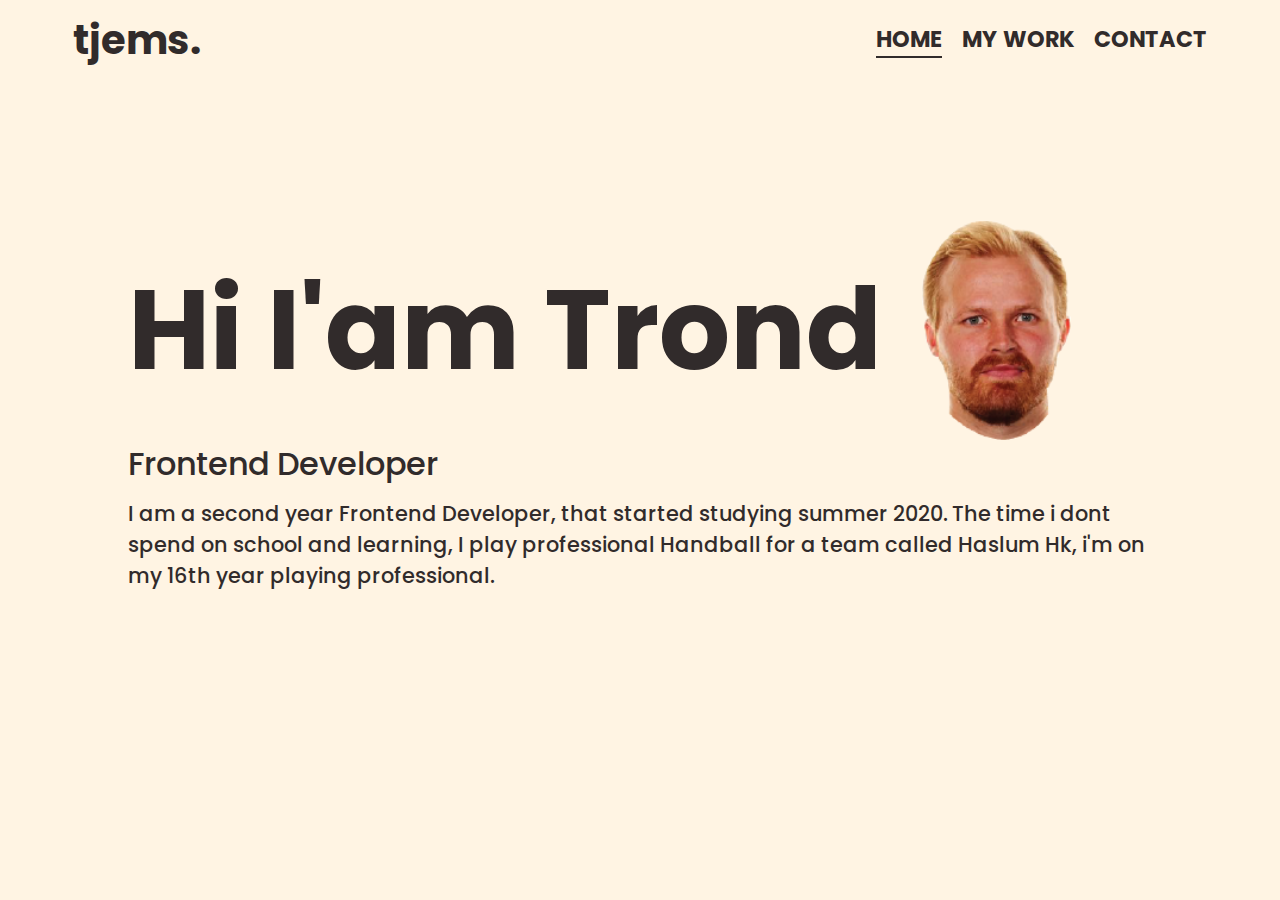
<file: index.html>
<!DOCTYPE html>
<html lang="en">
  <head>
    <meta charset="UTF-8" />
    <meta http-equiv="X-UA-Compatible" content="IE=edge" />
    <meta name="viewport" content="width=device-width, initial-scale=1.0" />
    <meta
      name="description"
      content="Hompepage for my Portfolio, This is a site where you can follow my work and progress   "
    />
    <link rel="stylesheet" href="css/main.css" />
    <link
      rel="stylesheet"
      href="https://cdnjs.cloudflare.com/ajax/libs/animate.css/4.1.1/animate.min.css"
    />
    <link
      rel="stylesheet"
      href="https://use.fontawesome.com/releases/v5.15.3/css/all.css"
      integrity="sha384-SZXxX4whJ79/gErwcOYf+zWLeJdY/qpuqC4cAa9rOGUstPomtqpuNWT9wdPEn2fk"
      crossorigin="anonymous"
    />

    <title>tjems</title>
  </head>
  <body>
    <header>
      <nav>
        <p class="logo"><a href="index.html">tjems.</a></p>
        <div class="hamburgerMenu"><i class="fas fa-bars"></i></div>
        <ul class="headerList">
          <li class="navLinks">
            <a class="activePage" href="index.html">Home</a>
          </li>
          <li class="navLinks">
            <a class="activePage" href="mywork.html">My Work</a>
          </li>
          <li class="navLinks">
            <a class="activePage" href="contact.html">Contact</a>
          </li>
          <li class="exitHamburger"><i class="fas fa-times"></i></li>
        </ul>
      </nav>
    </header>
    <main>
      <div class="frontpageContainer">
        <div class="welcomeContainer">
          <h1 class="landingpageh1">Hi I'am Trond</h1>
          <img
            src="/img/tjemshead.png"
            alt="This is a picture of my face"
            class="welcomeImage animate__animated animate__backInDown"
          />
        </div>
        <div class="aboutContainer">
          <p class="aboutmeHeading">Frontend Developer</p>
          <p class="aboutmeText">
            I am a second year Frontend Developer, that started studying summer
            2020. The time i dont spend on school and learning, I play
            professional Handball for a team called Haslum Hk, i'm on my 16th
            year playing professional.
          </p>
        </div>
        <div class="skillsContainer">
          <i class="fab fa-figma"></i>
          <i class="fab fa-html5"></i>
          <i class="fab fa-css3-alt"></i>
          <i class="fab fa-js-square"></i>
        </div>
      </div>
    </main>
    <footer>
      <div class="footerIcons">
        <i class="fab fa-linkedin"></i>
        <i class="fab fa-github"></i>
        <i class="fab fa-instagram"></i>
      </div>
    </footer>
    <script src="js/script.js"></script>
    <script src="js/hamburger.js"></script>
  </body>
</html>
</file>
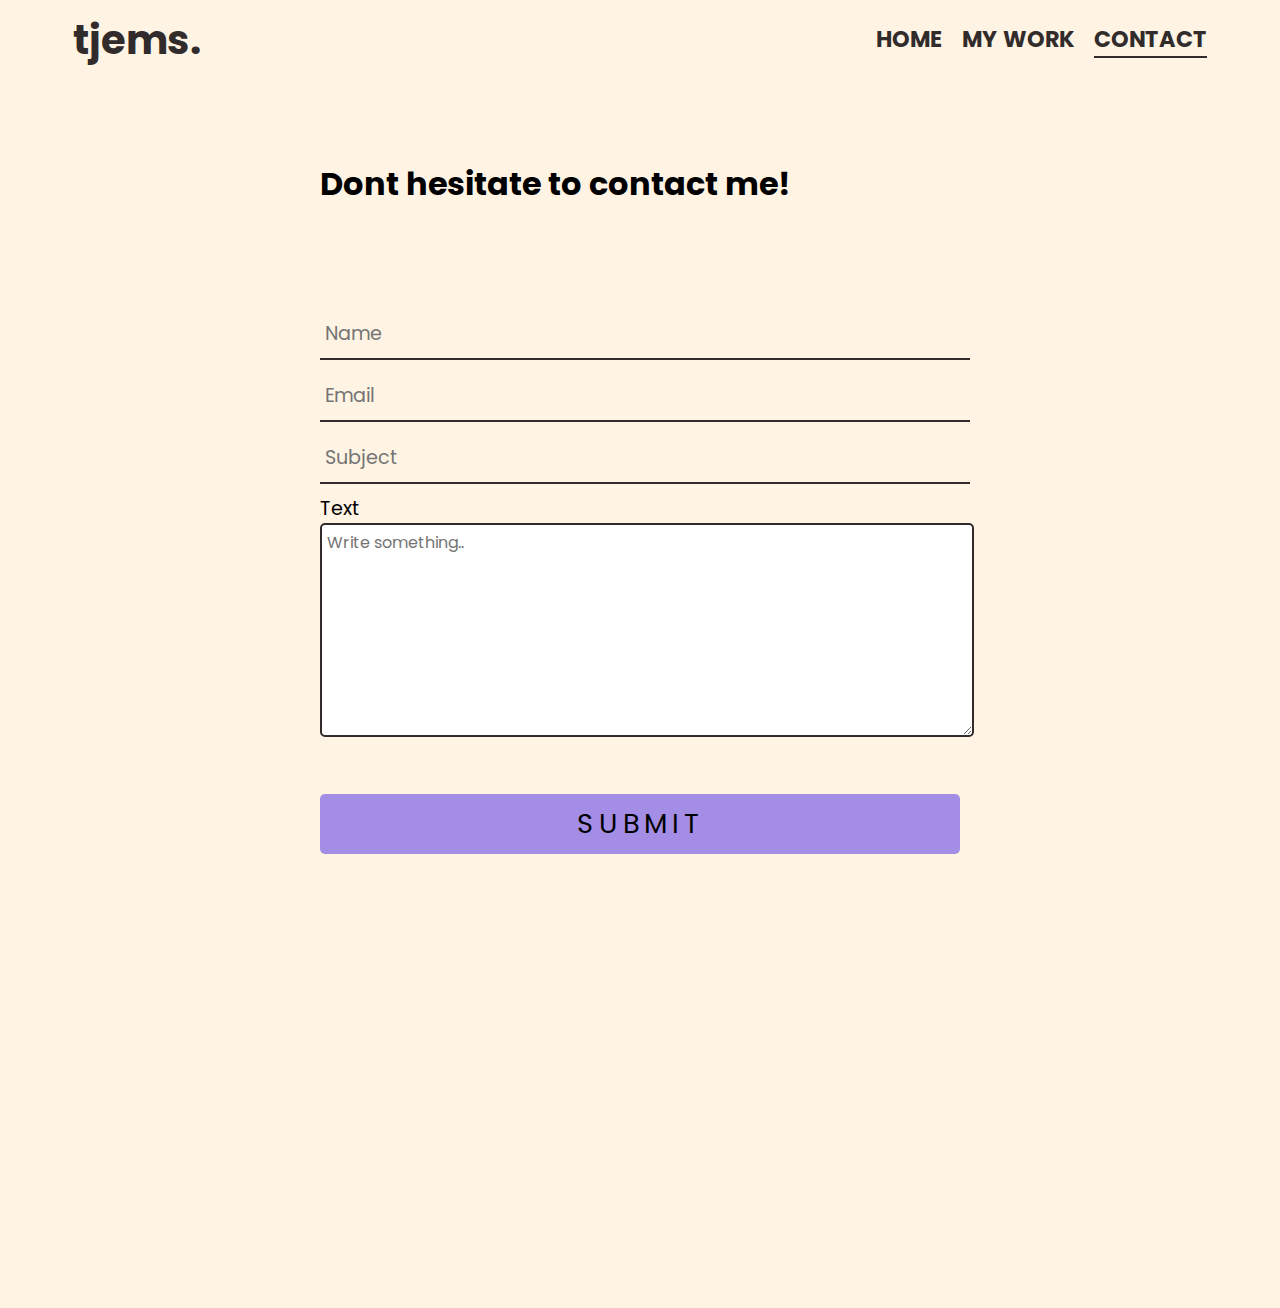
<file: contact.html>
<!DOCTYPE html>
<html lang="en">
  <head>
    <meta charset="UTF-8" />
    <meta http-equiv="X-UA-Compatible" content="IE=edge" />
    <meta name="viewport" content="width=device-width, initial-scale=1.0" />
    <meta
      name="description"
      content="This is the contanct page, Please leave a message or contact me, and i will respond when i see it."
    />
    <link rel="stylesheet" href="css/main.css" />
    <link
      rel="stylesheet"
      href="https://use.fontawesome.com/releases/v5.15.3/css/all.css"
      integrity="sha384-SZXxX4whJ79/gErwcOYf+zWLeJdY/qpuqC4cAa9rOGUstPomtqpuNWT9wdPEn2fk"
      crossorigin="anonymous"
    />
    <title>tjems</title>
  </head>
  <body>
    <header>
      <nav>
        <p class="logo"><a href="index.html">tjems.</a></p>
        <div class="hamburgerMenu"><i class="fas fa-bars"></i></div>
        <ul class="headerList">
          <li class="navLinks">
            <a class="activePage" href="index.html">Home</a>
          </li>
          <li class="navLinks">
            <a class="activePage" href="mywork.html">My Work</a>
          </li>
          <li class="navLinks">
            <a class="activePage" href="contact.html">Contact</a>
          </li>
          <li class="exitHamburger"><i class="fas fa-times"></i></li>
        </ul>
      </nav>
    </header>
    <main>
      <div class="contactheading">
        <h1 class="contacth1">Dont hesitate to contact me!</h1>
      </div>
      <div class="formDiv">
        <form id="contactForm">
          <label class="formlabel" for="name"></label>
          <input type="text" placeholder="Name" name="name" id="name" />
          <p class="error hide nameError">
            Please enter a name over 5 characters
          </p>

          <label class="formlabel" for="email"></label>
          <input type="text" placeholder="Email" name="email" id="email" />
          <p class="error hide emailError">Please enter a valid email</p>

          <label class="formlabel" for="subject"></label>
          <input
            type="text"
            placeholder="Subject"
            name="subject"
            id="subject"
          />
          <p class="error hide subjectError">
            Please enter a subject over 15 characters
          </p>

          <label for="text">Text</label>
          <textarea
            id="text"
            name="text"
            placeholder="Write something.."
          ></textarea>
          <p class="error hide textError">
            Please enter a message over 25 characters
          </p>
          <button class="submitBtn" id="submit">Submit</button>
        </form>
      </div>
    </main>
    <footer></footer>
    <script src="js/hamburger.js"></script>
    <script src="js/script.js"></script>
    <script src="js/contact.js"></script>
  </body>
</html>
</file>
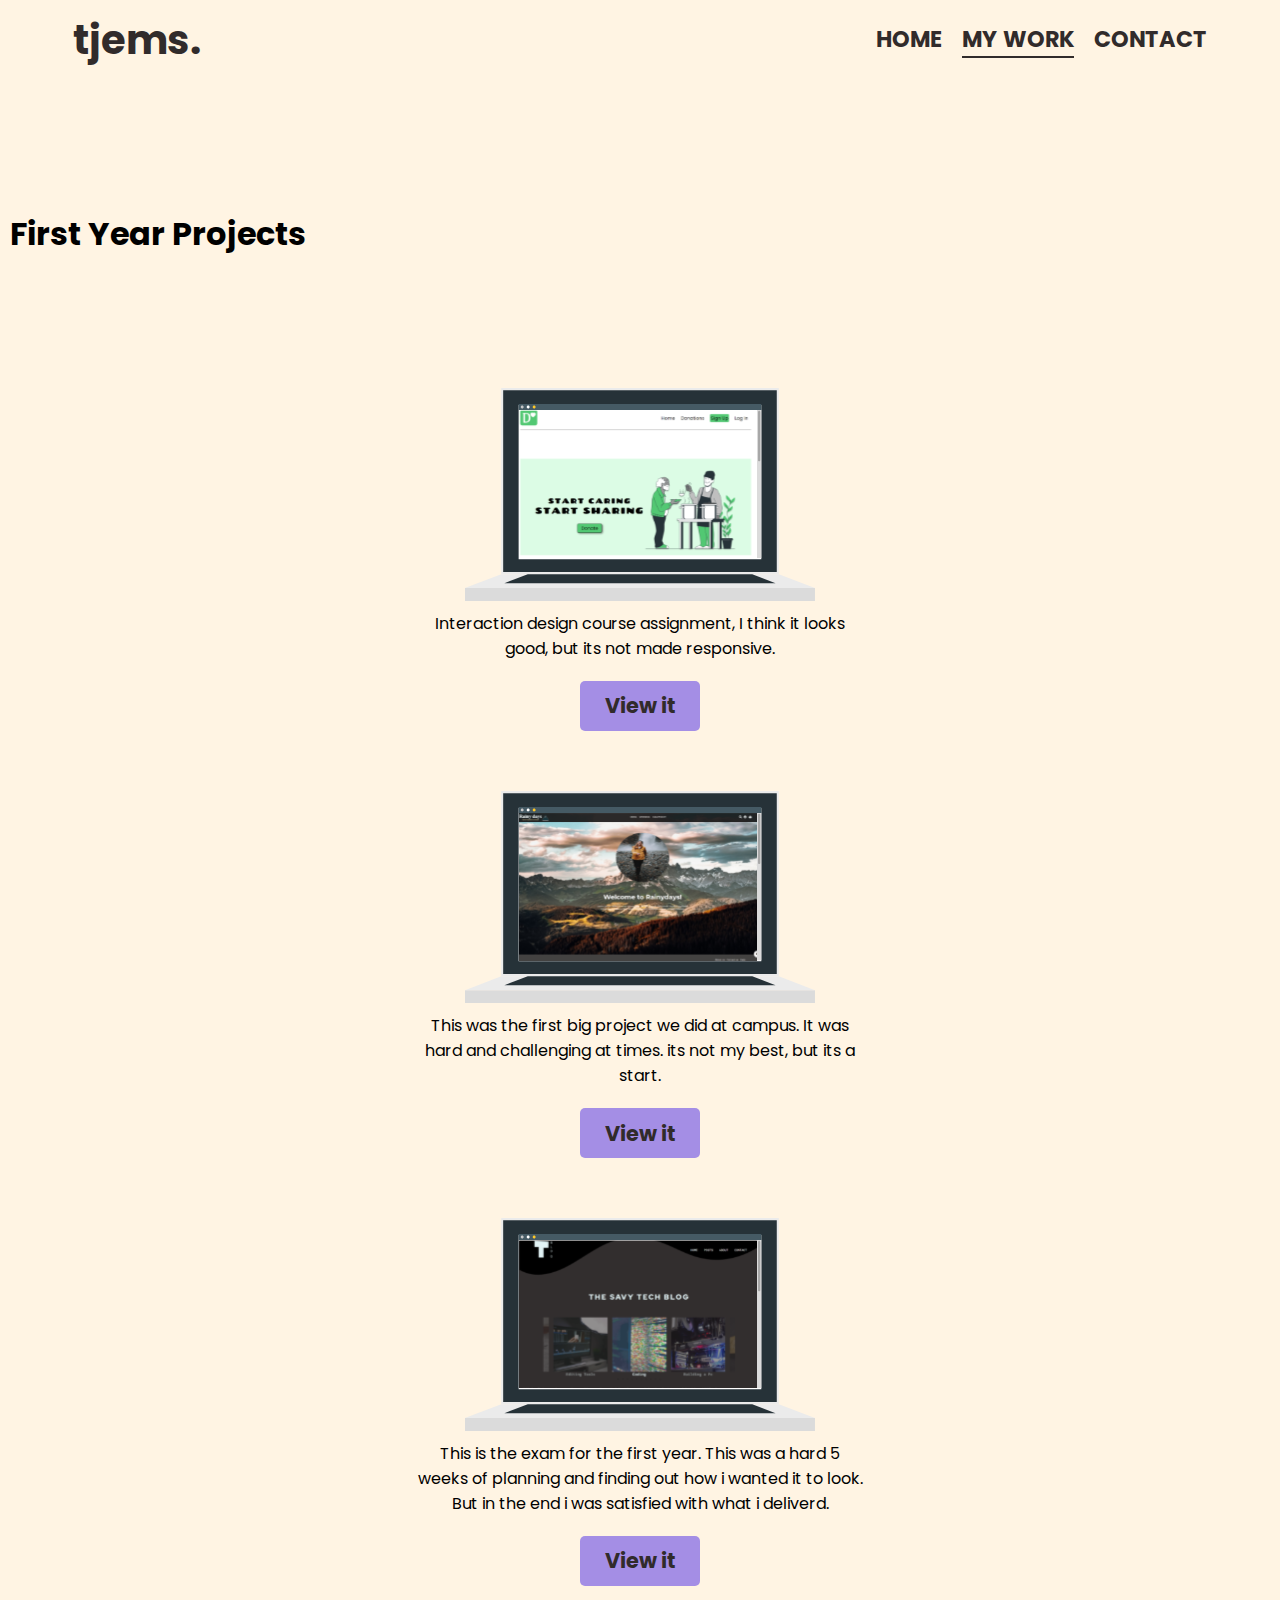
<file: mywork.html>
<!DOCTYPE html>
<html lang="en">
  <head>
    <meta charset="UTF-8" />
    <meta http-equiv="X-UA-Compatible" content="IE=edge" />
    <meta name="viewport" content="width=device-width, initial-scale=1.0" />
    <meta
      name="description"
      content="Here you can click on my work to what the homepages of different school projects"
    />
    <link rel="stylesheet" href="css/main.css" />
    <link
      rel="stylesheet"
      href="https://cdnjs.cloudflare.com/ajax/libs/animate.css/4.1.1/animate.min.css"
    />
    <link
      rel="stylesheet"
      href="https://use.fontawesome.com/releases/v5.15.3/css/all.css"
      integrity="sha384-SZXxX4whJ79/gErwcOYf+zWLeJdY/qpuqC4cAa9rOGUstPomtqpuNWT9wdPEn2fk"
      crossorigin="anonymous"
    />
    <title>tjems</title>
  </head>
  <body>
    <header>
      <nav>
        <p class="logo"><a href="index.html">tjems.</a></p>
        <div class="hamburgerMenu"><i class="fas fa-bars"></i></div>
        <ul class="headerList">
          <li class="navLinks">
            <a class="activePage" href="index.html">Home</a>
          </li>
          <li class="navLinks">
            <a class="activePage" href="mywork.html">My Work</a>
          </li>
          <li class="navLinks">
            <a class="activePage" href="contact.html">Contact</a>
          </li>
          <li class="exitHamburger"><i class="fas fa-times"></i></li>
        </ul>
      </nav>
    </header>
    <main>
      <div class="projecth1container">
        <h1 class="projectsHeading">First Year Projects</h1>
      </div>
      <div class="projectsContainer">
        <div class="cards animate__animated animate__bounceInLeft">
          <img
            src="/img/Group22.svg"
            alt="School project About a donations site"
            class="cardImg"
          />
          <p class="projectText">
            Interaction design course assignment, I think it looks good, but its
            not made responsive.
          </p>
          <button class="viewMoreBtn">
            <a href="https://wonderful-booth-18785d.netlify.app">View it</a>
          </button>
        </div>
        <div class="cards animate__animated animate__bounceInLeft">
          <img
            src="/img/Group23.svg"
            alt="First semester project, Made a e-commerce site. not functional. about rainjackets"
            class="cardImg"
          />
          <p class="projectText">
            This was the first big project we did at campus. It was hard and
            challenging at times. its not my best, but its a start.
          </p>
          <button class="viewMoreBtn">
            <a href="https://happy-panini-d60c5a.netlify.app">View it</a>
          </button>
        </div>
        <div class="cards animate__animated animate__bounceInLeft">
          <img
            src="/img/Group24.svg"
            alt="Tech Blog, my End of semester Exam. Made a Tech blog with the help of wordpress."
            class="cardImg"
          />
          <p class="projectText">
            This is the exam for the first year. This was a hard 5 weeks of
            planning and finding out how i wanted it to look. But in the end i
            was satisfied with what i deliverd.
          </p>
          <button class="viewMoreBtn">
            <a href="https://eloquent-wing-6737e0.netlify.app">View it</a>
          </button>
        </div>
      </div>
    </main>
    <footer>
      <div class="footerIcons">
        <i class="fab fa-linkedin"></i>
        <i class="fab fa-github"></i>
        <i class="fab fa-instagram"></i>
      </div>
    </footer>
    <script src="js/script.js"></script>
    <script src="js/hamburger.js"></script>
  </body>
</html>
</file>
<file: css/main.css>
@import './partials/styles.css';
@import './partials/header.css';
@import './partials/mywork.css';
@import './partials/contact.css';
@import './partials/footer.css';
@import './partials/media-queries.css';
</file>
